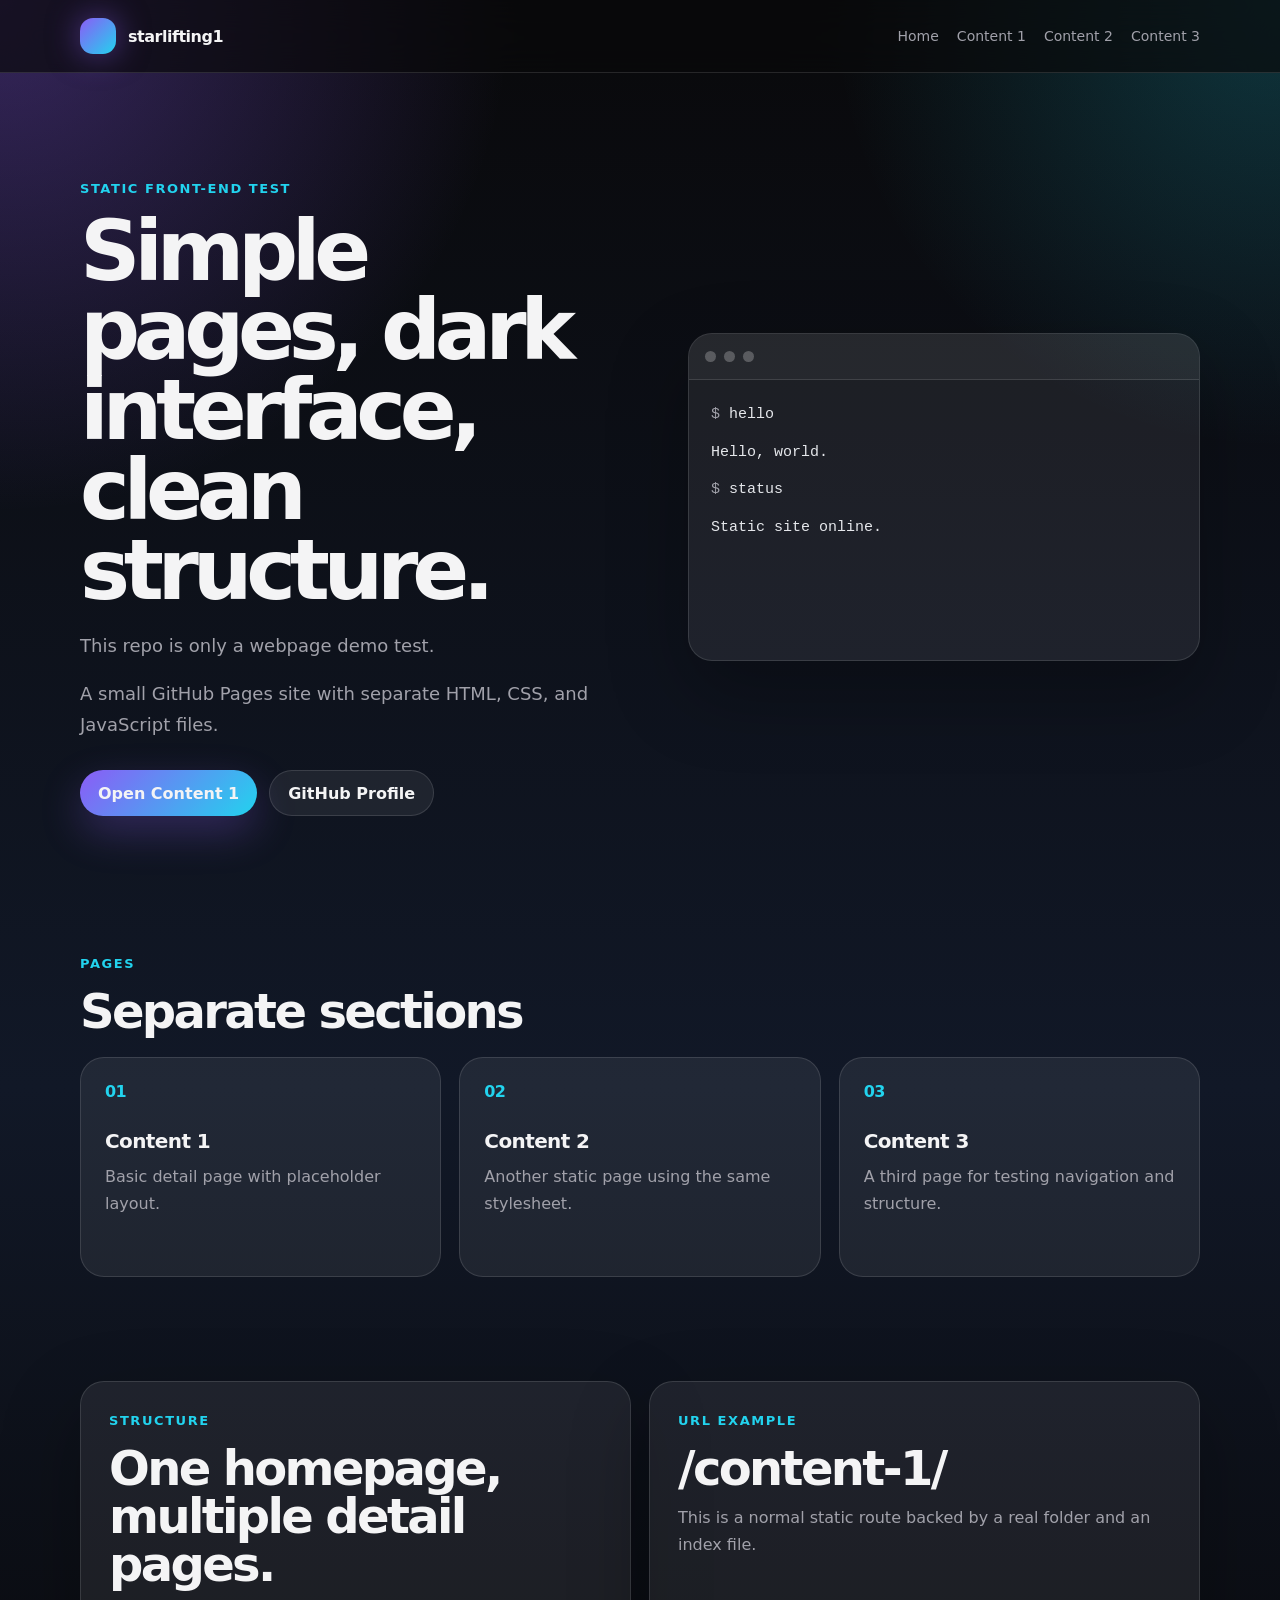
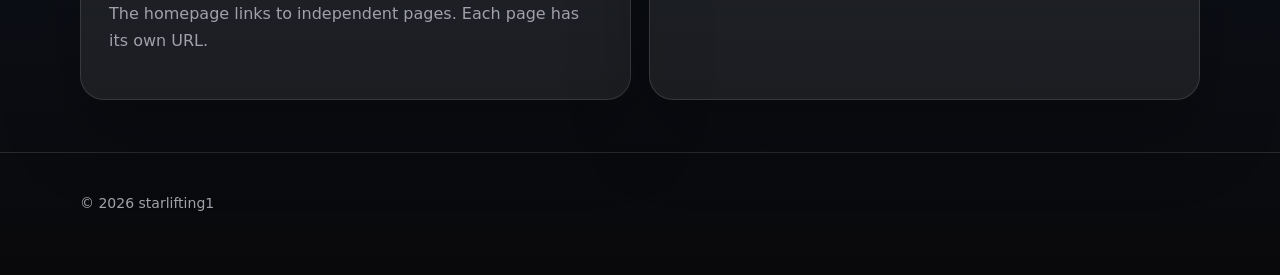
<file: index.html>
<!doctype html>
<html lang="en">
<head>
  <meta charset="utf-8">
  <meta name="viewport" content="width=device-width, initial-scale=1">
  <title>starlifting1</title>
  <link rel="stylesheet" href="style.css">
</head>

<body>
  <header class="site-header">
    <div class="container nav">
      <a class="brand" href="/">
        <span class="brand-mark"></span>
        <span>starlifting1</span>
      </a>

      <nav class="nav-links">
        <a href="/">Home</a>
        <a href="/content-1/">Content 1</a>
        <a href="/content-2/">Content 2</a>
        <a href="/content-3/">Content 3</a>
      </nav>
    </div>
  </header>

  <main class="container">
    <section class="hero">
      <div class="hero-copy">
        <p class="eyebrow">Static front-end test</p>
        <h1>Simple pages, dark interface, clean structure.</h1>
        <p class="lead">
          This repo is only a webpage demo test.
        </p>
        <p class="lead">
          A small GitHub Pages site with separate HTML, CSS, and JavaScript files.
        </p>

        <div class="actions">
          <a class="button primary" href="/content-1/">Open Content 1</a>
          <a class="button" href="https://github.com/starlifting1">GitHub Profile</a>
        </div>
      </div>

      <aside class="panel terminal-panel">
        <div class="window-bar">
          <span></span>
          <span></span>
          <span></span>
        </div>

        <div class="terminal">
          <p><span class="muted">$</span> hello</p>
          <p>Hello, world.</p>
          <p><span class="muted">$</span> status</p>
          <p>Static site online.</p>
        </div>
      </aside>
    </section>

    <section class="section">
      <div class="section-heading">
        <p class="eyebrow">Pages</p>
        <h2>Separate sections</h2>
      </div>

      <div class="card-grid">
        <a class="card" href="/content-1/">
          <span class="card-number">01</span>
          <h3>Content 1</h3>
          <p>Basic detail page with placeholder layout.</p>
        </a>

        <a class="card" href="/content-2/">
          <span class="card-number">02</span>
          <h3>Content 2</h3>
          <p>Another static page using the same stylesheet.</p>
        </a>

        <a class="card" href="/content-3/">
          <span class="card-number">03</span>
          <h3>Content 3</h3>
          <p>A third page for testing navigation and structure.</p>
        </a>
      </div>
    </section>

    <section class="section split">
      <div class="panel">
        <p class="eyebrow">Structure</p>
        <h2>One homepage, multiple detail pages.</h2>
        <p>
          The homepage links to independent pages. Each page has its own URL.
        </p>
      </div>

      <div class="panel">
        <p class="eyebrow">URL example</p>
        <h2>/content-1/</h2>
        <p>
          This is a normal static route backed by a real folder and an index file.
        </p>
      </div>
    </section>
  </main>

  <footer class="site-footer">
    <div class="container">
      <span>© <span id="year"></span> starlifting1</span>
    </div>
  </footer>

  <script src="main.js"></script>
</body>
</html>
</file>
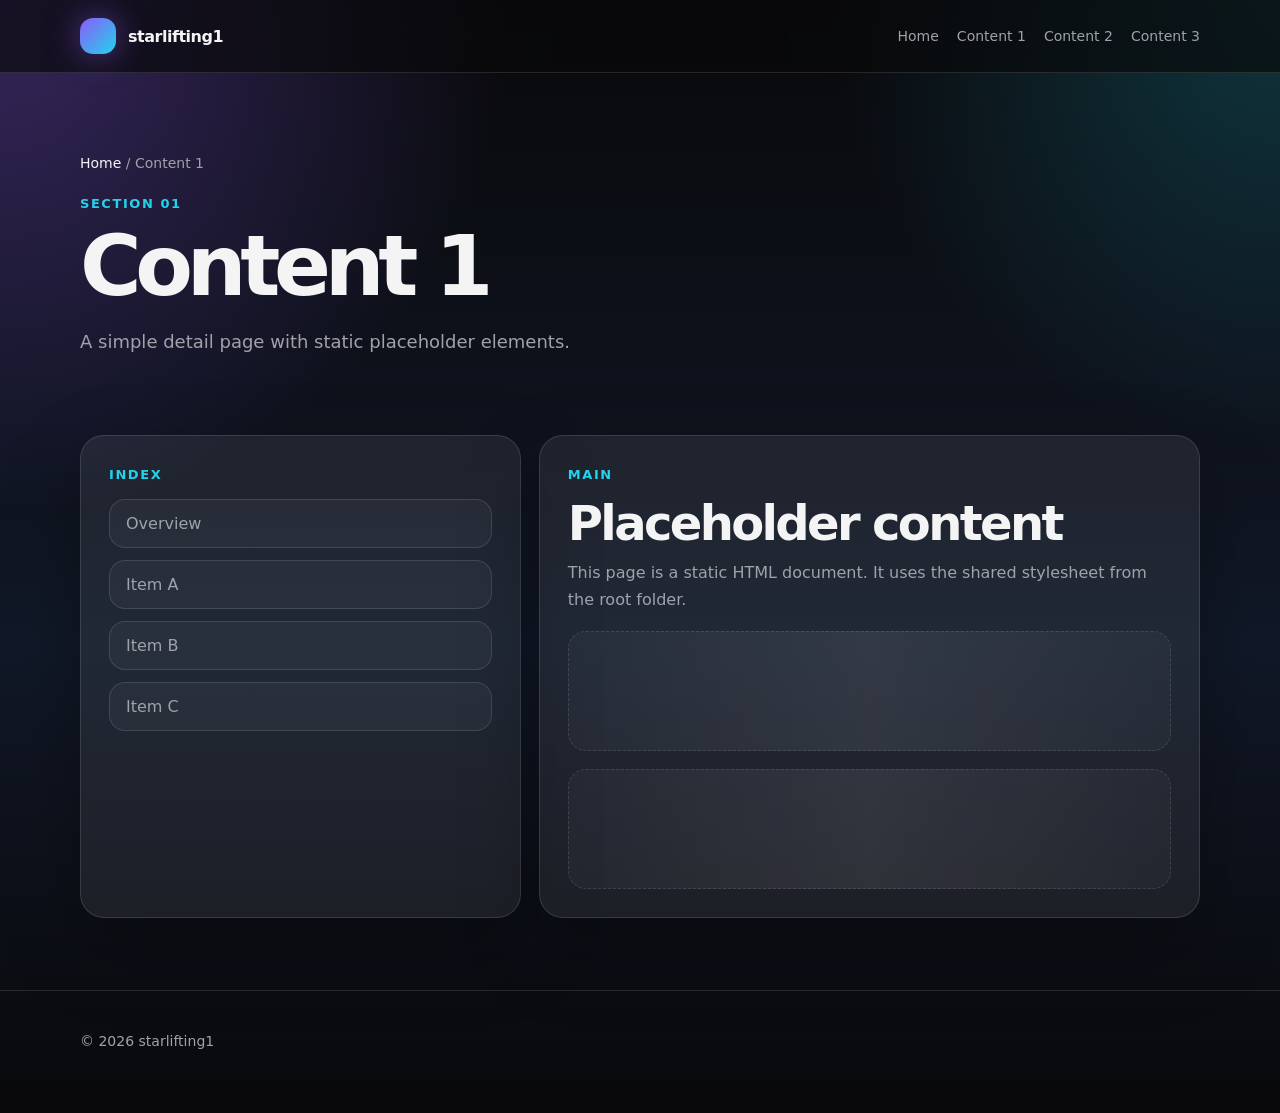
<file: content-1/index.html>
<!doctype html>
<html lang="en">
<head>
  <meta charset="utf-8">
  <meta name="viewport" content="width=device-width, initial-scale=1">
  <title>Content 1 | starlifting1</title>
  <link rel="stylesheet" href="../style.css">
</head>

<body>
  <header class="site-header">
    <div class="container nav">
      <a class="brand" href="/">
        <span class="brand-mark"></span>
        <span>starlifting1</span>
      </a>

      <nav class="nav-links">
        <a href="/">Home</a>
        <a href="/content-1/">Content 1</a>
        <a href="/content-2/">Content 2</a>
        <a href="/content-3/">Content 3</a>
      </nav>
    </div>
  </header>

  <main class="container">
    <section class="page-hero">
      <div class="breadcrumb"><a href="/">Home</a> / Content 1</div>
      <p class="eyebrow">Section 01</p>
      <h1>Content 1</h1>
      <p class="lead">A simple detail page with static placeholder elements.</p>
    </section>

    <section class="content-layout">
      <aside class="panel side-panel">
        <p class="eyebrow">Index</p>
        <ul class="list">
          <li>Overview</li>
          <li>Item A</li>
          <li>Item B</li>
          <li>Item C</li>
        </ul>
      </aside>

      <article class="panel main-panel">
        <p class="eyebrow">Main</p>
        <h2>Placeholder content</h2>
        <p>
          This page is a static HTML document. It uses the shared stylesheet from the root folder.
        </p>
        <div class="placeholder-block"></div>
        <div class="placeholder-block"></div>
      </article>
    </section>
  </main>

  <footer class="site-footer">
    <div class="container">
      <span>© <span id="year"></span> starlifting1</span>
    </div>
  </footer>

  <script src="../main.js"></script>
</body>
</html>
</file>
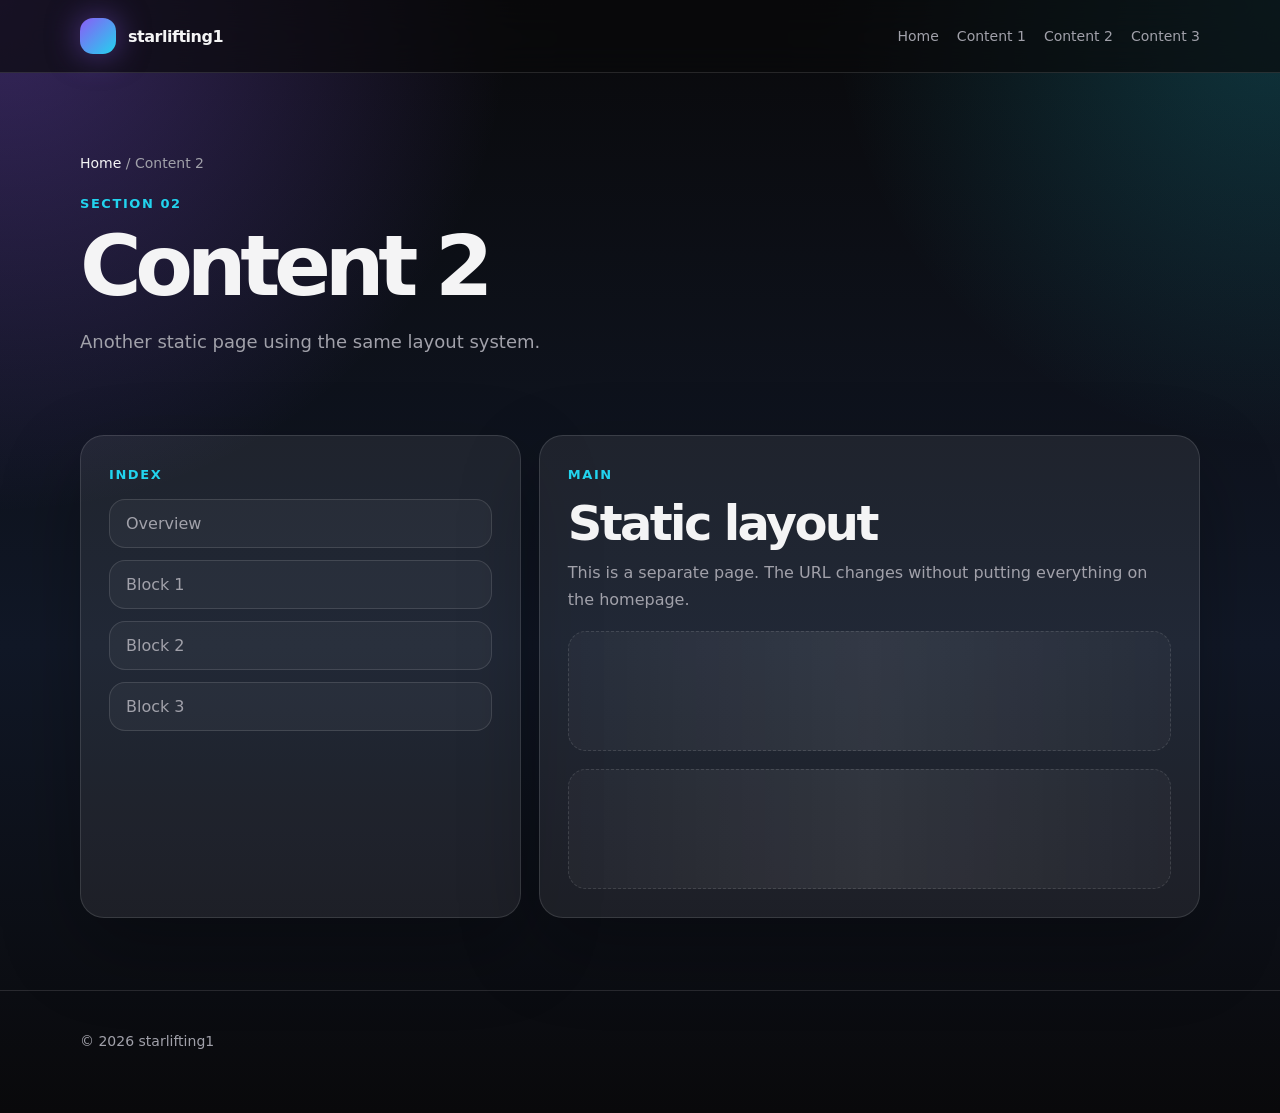
<file: content-2/index.html>
<!doctype html>
<html lang="en">
<head>
  <meta charset="utf-8">
  <meta name="viewport" content="width=device-width, initial-scale=1">
  <title>Content 2 | starlifting1</title>
  <link rel="stylesheet" href="../style.css">
</head>

<body>
  <header class="site-header">
    <div class="container nav">
      <a class="brand" href="/">
        <span class="brand-mark"></span>
        <span>starlifting1</span>
      </a>

      <nav class="nav-links">
        <a href="/">Home</a>
        <a href="/content-1/">Content 1</a>
        <a href="/content-2/">Content 2</a>
        <a href="/content-3/">Content 3</a>
      </nav>
    </div>
  </header>

  <main class="container">
    <section class="page-hero">
      <div class="breadcrumb"><a href="/">Home</a> / Content 2</div>
      <p class="eyebrow">Section 02</p>
      <h1>Content 2</h1>
      <p class="lead">Another static page using the same layout system.</p>
    </section>

    <section class="content-layout">
      <aside class="panel side-panel">
        <p class="eyebrow">Index</p>
        <ul class="list">
          <li>Overview</li>
          <li>Block 1</li>
          <li>Block 2</li>
          <li>Block 3</li>
        </ul>
      </aside>

      <article class="panel main-panel">
        <p class="eyebrow">Main</p>
        <h2>Static layout</h2>
        <p>
          This is a separate page. The URL changes without putting everything on the homepage.
        </p>
        <div class="placeholder-block"></div>
        <div class="placeholder-block"></div>
      </article>
    </section>
  </main>

  <footer class="site-footer">
    <div class="container">
      <span>© <span id="year"></span> starlifting1</span>
    </div>
  </footer>

  <script src="../main.js"></script>
</body>
</html>
</file>
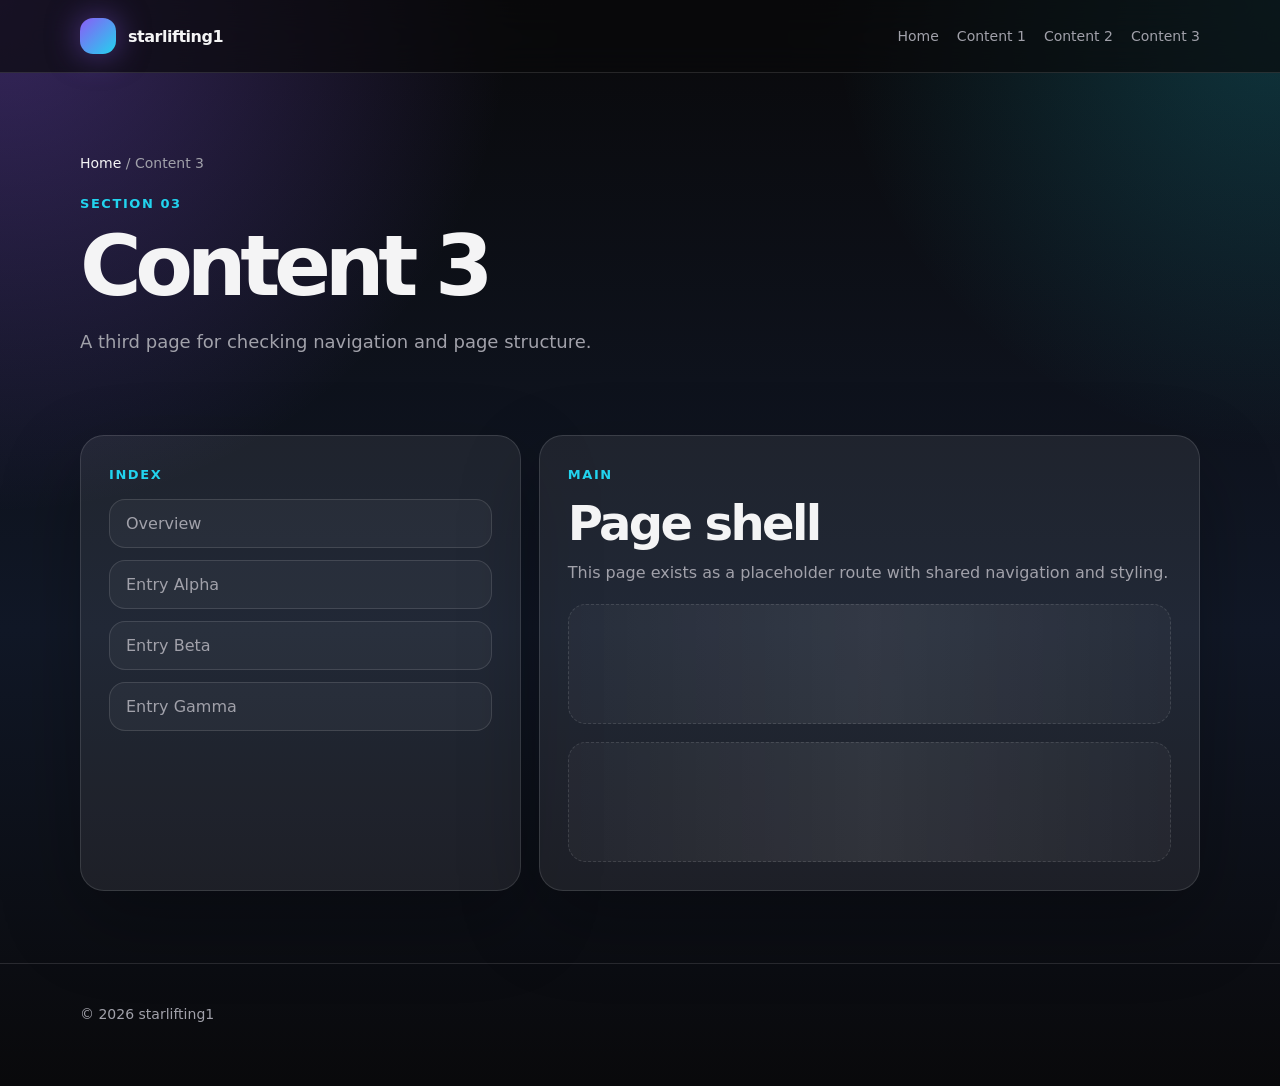
<file: content-3/index.html>
<!doctype html>
<html lang="en">
<head>
  <meta charset="utf-8">
  <meta name="viewport" content="width=device-width, initial-scale=1">
  <title>Content 3 | starlifting1</title>
  <link rel="stylesheet" href="../style.css">
</head>

<body>
  <header class="site-header">
    <div class="container nav">
      <a class="brand" href="/">
        <span class="brand-mark"></span>
        <span>starlifting1</span>
      </a>

      <nav class="nav-links">
        <a href="/">Home</a>
        <a href="/content-1/">Content 1</a>
        <a href="/content-2/">Content 2</a>
        <a href="/content-3/">Content 3</a>
      </nav>
    </div>
  </header>

  <main class="container">
    <section class="page-hero">
      <div class="breadcrumb"><a href="/">Home</a> / Content 3</div>
      <p class="eyebrow">Section 03</p>
      <h1>Content 3</h1>
      <p class="lead">A third page for checking navigation and page structure.</p>
    </section>

    <section class="content-layout">
      <aside class="panel side-panel">
        <p class="eyebrow">Index</p>
        <ul class="list">
          <li>Overview</li>
          <li>Entry Alpha</li>
          <li>Entry Beta</li>
          <li>Entry Gamma</li>
        </ul>
      </aside>

      <article class="panel main-panel">
        <p class="eyebrow">Main</p>
        <h2>Page shell</h2>
        <p>
          This page exists as a placeholder route with shared navigation and styling.
        </p>
        <div class="placeholder-block"></div>
        <div class="placeholder-block"></div>
      </article>
    </section>
  </main>

  <footer class="site-footer">
    <div class="container">
      <span>© <span id="year"></span> starlifting1</span>
    </div>
  </footer>

  <script src="../main.js"></script>
</body>
</html>
</file>
<file: style.css>
:root {
  --bg: #09090b;
  --bg-soft: #111827;
  --panel: rgba(255, 255, 255, 0.07);
  --panel-strong: rgba(255, 255, 255, 0.12);
  --line: rgba(255, 255, 255, 0.12);
  --text: #f4f4f5;
  --muted: #a1a1aa;
  --accent: #8b5cf6;
  --accent-2: #22d3ee;
  --radius: 24px;
}

* {
  box-sizing: border-box;
}

html {
  scroll-behavior: smooth;
}

body {
  margin: 0;
  min-height: 100vh;
  font-family: Inter, ui-sans-serif, system-ui, -apple-system, BlinkMacSystemFont, "Segoe UI", sans-serif;
  color: var(--text);
  background:
    radial-gradient(circle at top left, rgba(139, 92, 246, 0.35), transparent 32rem),
    radial-gradient(circle at top right, rgba(34, 211, 238, 0.22), transparent 28rem),
    linear-gradient(180deg, var(--bg) 0%, var(--bg-soft) 58%, var(--bg) 100%);
}

a {
  color: inherit;
  text-decoration: none;
}

.container {
  width: min(1120px, calc(100% - 32px));
  margin: 0 auto;
}

.site-header {
  position: sticky;
  top: 0;
  z-index: 20;
  border-bottom: 1px solid var(--line);
  background: rgba(9, 9, 11, 0.68);
  backdrop-filter: blur(18px);
}

.nav {
  height: 72px;
  display: flex;
  align-items: center;
  justify-content: space-between;
}

.brand {
  display: inline-flex;
  align-items: center;
  gap: 12px;
  font-weight: 750;
  letter-spacing: -0.03em;
}

.brand-mark {
  width: 36px;
  height: 36px;
  border-radius: 13px;
  background: linear-gradient(135deg, var(--accent), var(--accent-2));
  box-shadow: 0 0 32px rgba(139, 92, 246, 0.5);
}

.nav-links {
  display: flex;
  align-items: center;
  gap: 18px;
  color: var(--muted);
  font-size: 14px;
}

.nav-links a:hover,
.nav-links a.active {
  color: var(--text);
}

.hero {
  min-height: calc(100vh - 72px);
  padding: 76px 0 56px;
  display: grid;
  grid-template-columns: 1.05fr 0.95fr;
  gap: 42px;
  align-items: center;
}

.eyebrow {
  margin: 0 0 12px;
  color: var(--accent-2);
  font-size: 13px;
  font-weight: 700;
  letter-spacing: 0.12em;
  text-transform: uppercase;
}

h1,
h2,
h3,
p {
  margin-top: 0;
}

h1 {
  max-width: 760px;
  margin-bottom: 20px;
  font-size: clamp(44px, 7vw, 84px);
  line-height: 0.95;
  letter-spacing: -0.075em;
}

h2 {
  margin-bottom: 12px;
  font-size: clamp(30px, 4vw, 48px);
  line-height: 1;
  letter-spacing: -0.055em;
}

h3 {
  margin-bottom: 10px;
  font-size: 20px;
  letter-spacing: -0.03em;
}

.lead {
  max-width: 620px;
  color: var(--muted);
  font-size: 18px;
  line-height: 1.7;
}

p {
  color: var(--muted);
  line-height: 1.7;
}

.actions {
  display: flex;
  flex-wrap: wrap;
  gap: 12px;
  margin-top: 30px;
}

.button {
  display: inline-flex;
  align-items: center;
  justify-content: center;
  min-height: 46px;
  padding: 0 18px;
  border: 1px solid var(--line);
  border-radius: 999px;
  background: var(--panel);
  color: var(--text);
  font-weight: 700;
  transition: 0.2s ease;
}

.button.primary {
  border: 0;
  background: linear-gradient(135deg, var(--accent), var(--accent-2));
  box-shadow: 0 16px 40px rgba(139, 92, 246, 0.28);
}

.button:hover,
.card:hover {
  transform: translateY(-3px);
  background: var(--panel-strong);
}

.panel {
  border: 1px solid var(--line);
  border-radius: var(--radius);
  background: var(--panel);
  box-shadow: 0 30px 80px rgba(0, 0, 0, 0.28);
}

.terminal-panel {
  overflow: hidden;
}

.window-bar {
  height: 46px;
  display: flex;
  align-items: center;
  gap: 8px;
  padding: 0 16px;
  border-bottom: 1px solid var(--line);
  background: rgba(255, 255, 255, 0.04);
}

.window-bar span {
  width: 11px;
  height: 11px;
  border-radius: 50%;
  background: rgba(255, 255, 255, 0.24);
}

.terminal {
  min-height: 280px;
  padding: 22px;
  font-family: ui-monospace, SFMono-Regular, Menlo, Monaco, Consolas, "Liberation Mono", monospace;
  font-size: 15px;
}

.terminal p {
  margin-bottom: 12px;
  color: #e5e7eb;
}

.muted {
  color: var(--muted);
}

.section {
  padding: 52px 0;
}

.section-heading {
  margin-bottom: 22px;
}

.card-grid {
  display: grid;
  grid-template-columns: repeat(3, 1fr);
  gap: 18px;
}

.card {
  min-height: 220px;
  padding: 24px;
  border: 1px solid var(--line);
  border-radius: var(--radius);
  background: var(--panel);
  transition: 0.2s ease;
}

.card-number {
  display: inline-flex;
  margin-bottom: 28px;
  color: var(--accent-2);
  font-weight: 800;
  letter-spacing: -0.04em;
}

.split {
  display: grid;
  grid-template-columns: 1fr 1fr;
  gap: 18px;
}

.split .panel {
  padding: 28px;
}

.page-hero {
  padding: 82px 0 36px;
}

.breadcrumb {
  margin-bottom: 22px;
  color: var(--muted);
  font-size: 14px;
}

.breadcrumb a {
  color: var(--text);
}

.content-layout {
  display: grid;
  grid-template-columns: 0.8fr 1.2fr;
  gap: 18px;
  padding: 24px 0 72px;
}

.side-panel,
.main-panel {
  padding: 28px;
}

.list {
  display: grid;
  gap: 12px;
  margin: 0;
  padding: 0;
  list-style: none;
}

.list li {
  padding: 14px 16px;
  border: 1px solid var(--line);
  border-radius: 16px;
  color: var(--muted);
  background: rgba(255, 255, 255, 0.04);
}

.placeholder-block {
  height: 120px;
  margin-top: 18px;
  border: 1px dashed var(--line);
  border-radius: 18px;
  background:
    linear-gradient(90deg, transparent, rgba(255,255,255,0.05), transparent),
    rgba(255,255,255,0.03);
}

.site-footer {
  padding: 42px 0 64px;
  border-top: 1px solid var(--line);
  color: var(--muted);
  font-size: 14px;
}

@media (max-width: 820px) {
  .nav-links {
    display: none;
  }

  .hero,
  .split,
  .content-layout {
    grid-template-columns: 1fr;
  }

  .card-grid {
    grid-template-columns: 1fr;
  }

  .hero {
    min-height: auto;
    padding-top: 56px;
  }
}
</file>
